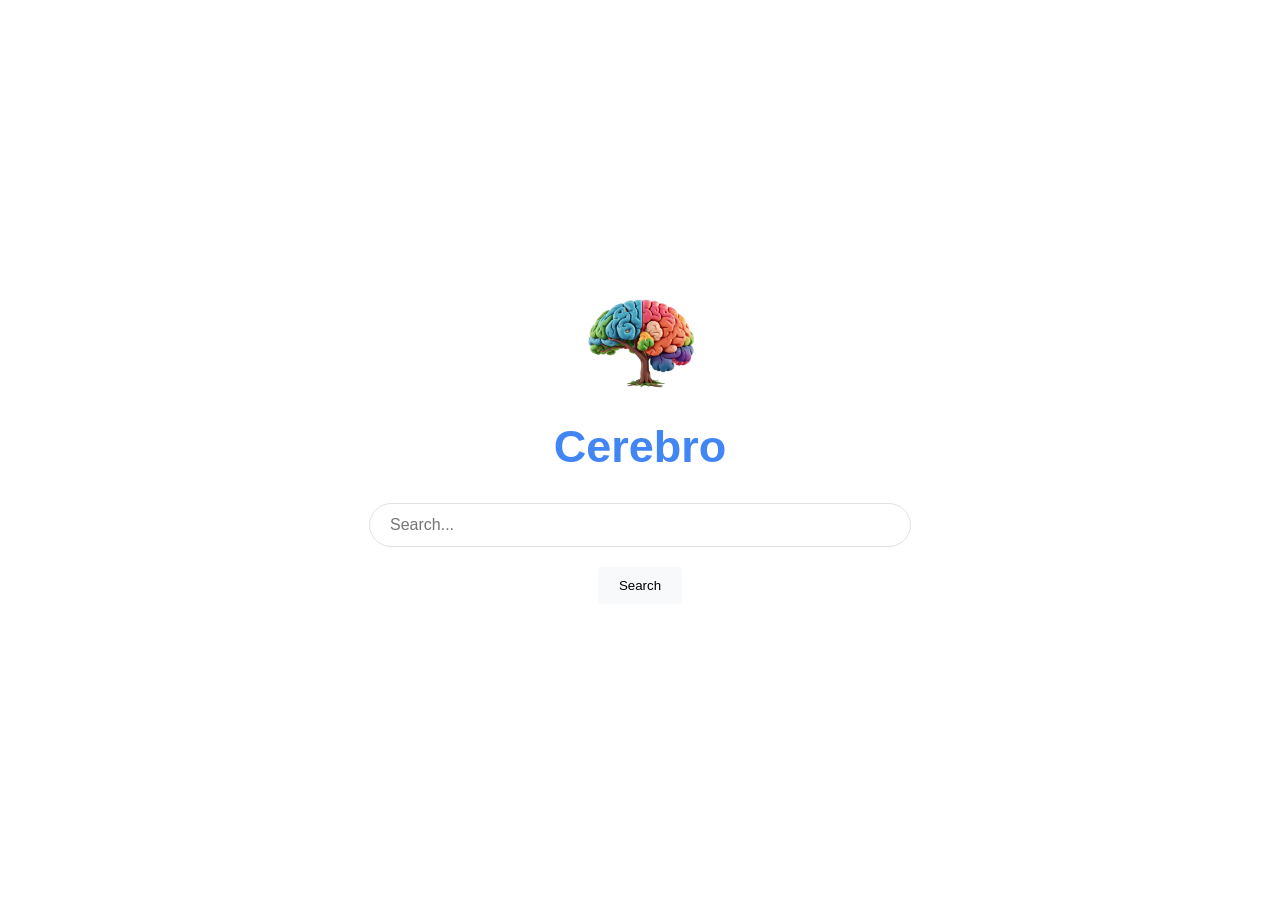
<file: index.html>
<!DOCTYPE html>
<html lang="en">
<head>
    <meta charset="UTF-8">
    <title>Cerebro Search</title>
    <style>
        body { font-family: Arial, sans-serif; display: flex; flex-direction: column; align-items: center; justify-content: center; height: 100vh; margin: 0; }
        .logo { font-size: 45px; font-weight: bold; margin-bottom: 30px; color: #4285F4; }
        .search-box { width: 500px; padding: 12px 20px; font-size: 16px; border: 1px solid #dfe1e5; border-radius: 24px; outline: none; }
        .btn { margin-top: 20px; padding: 10px 20px; background-color: #f8f9fa; border: 1px solid #f8f9fa; border-radius: 4px; cursor: pointer; }
    </style>
</head>
<body>
        <img src="static/cerebro-logo.png" alt="Cerebro Logo" style="width: 125px; margin-bottom: 30px;">
	<div class="logo"> Cerebro</div>
        <form action="/search" method="GET" style="text-align: center;">
            <input type="text" name="q" class="search-box" placeholder="Search..." required>
            <br>
            <button type="submit" class="btn">Search</button>
        </form>
</body>
</html>
</file>
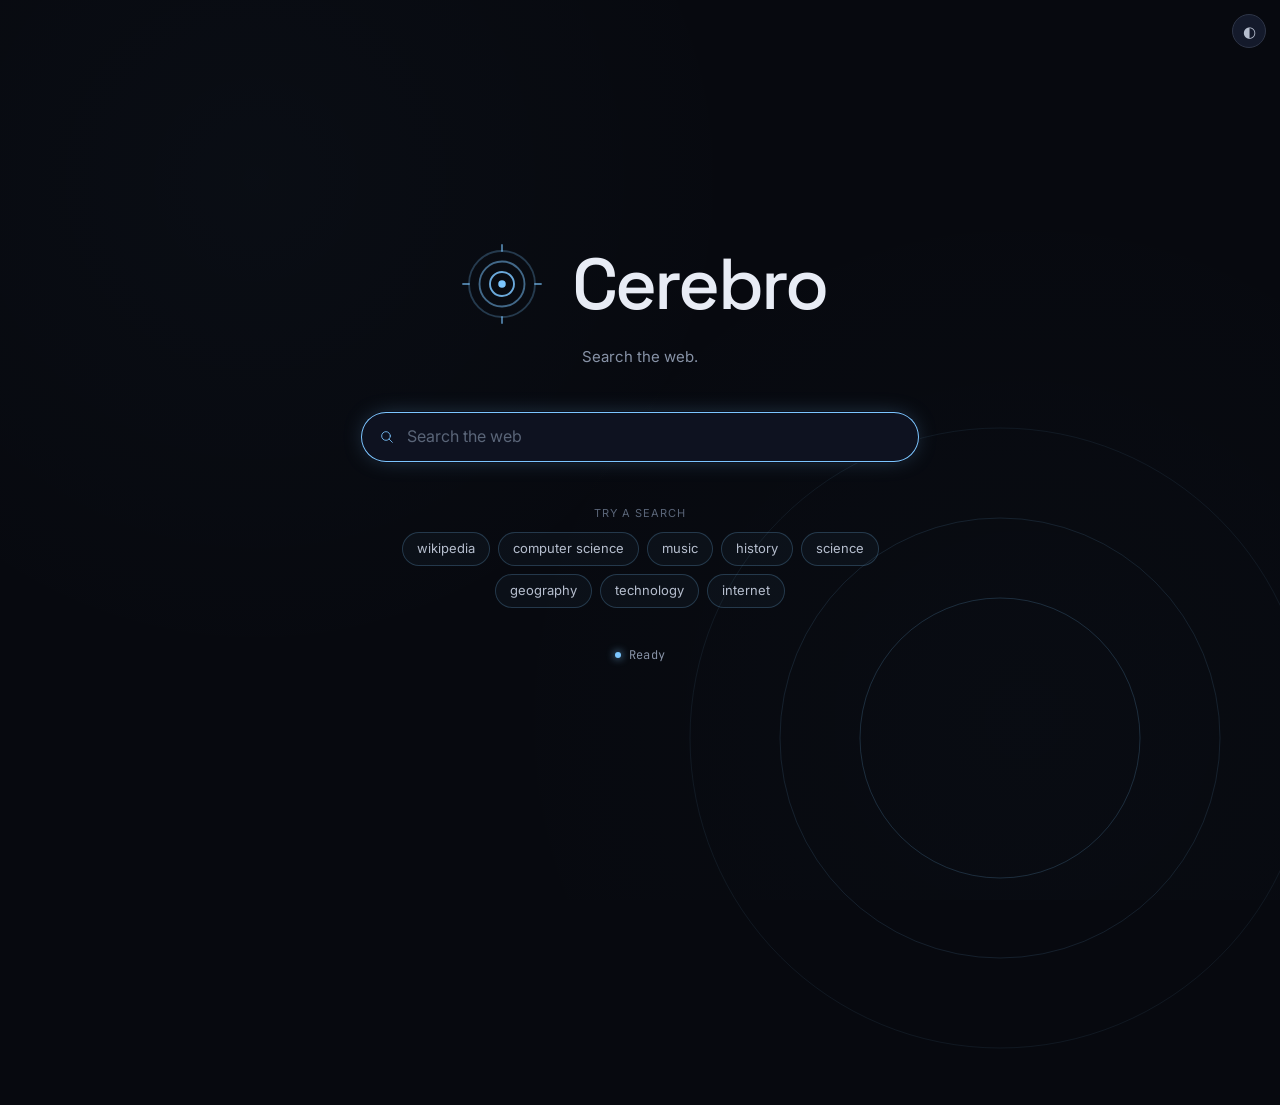
<file: src/cis5550/frontend/home.html>
<!doctype html>
<html lang="en">
<head>
<script>try{if(localStorage.getItem('cerebro-theme')==='light')document.documentElement.classList.add('light');}catch(e){}</script>
<meta charset="utf-8">
<meta name="viewport" content="width=device-width, initial-scale=1">
<title>Cerebro</title>
<link rel="icon" href="cerebro-mark.svg" type="image/svg+xml">
<link rel="preconnect" href="https://fonts.googleapis.com">
<link rel="preconnect" href="https://fonts.gstatic.com" crossorigin>
<link href="https://fonts.googleapis.com/css2?family=Space+Grotesk:wght@400;500;600&family=Inter:wght@400;500;600&family=JetBrains+Mono:wght@400;500&display=swap" rel="stylesheet">
<link rel="stylesheet" href="styles.css">
<style>
.chips{display:flex;flex-wrap:wrap;gap:8px;justify-content:center;margin-top:24px;max-width:580px}
.chips .chips-label{width:100%;text-align:center;font-size:11px;letter-spacing:.09em;text-transform:uppercase;color:var(--fg-4,#5B6478);margin-bottom:3px}
.chips .chip{font-size:13px;padding:6px 14px;border-radius:999px;border:1px solid rgba(124,198,255,.22);color:var(--fg-2,#B6BECE);text-decoration:none;background:rgba(124,198,255,.04);transition:all .15s ease;white-space:nowrap}
.chips .chip:hover{border-color:rgba(124,198,255,.55);color:var(--fg-1,#E8ECF5);background:rgba(124,198,255,.10)}
</style>
</head>
<body class="home-body">
  <main class="stage">
    <div class="ambient" aria-hidden="true">
      <svg viewBox="0 0 720 720" width="720" height="720" fill="none">
        <g stroke="var(--signal)" stroke-width="1" fill="none">
          <circle cx="360" cy="360" r="140" opacity="0.18"/>
          <circle cx="360" cy="360" r="220" opacity="0.12"/>
          <circle cx="360" cy="360" r="310" opacity="0.08"/>
        </g>
      </svg>
    </div>

    <div class="home">
      <div class="logo-lockup">
        <svg class="mark" viewBox="0 0 64 64" fill="none" aria-hidden="true">
          <g stroke="var(--signal)" stroke-width="1.25" fill="none">
            <circle cx="32" cy="32" r="22" opacity="0.25"/>
            <circle cx="32" cy="32" r="15" opacity="0.5"/>
            <circle cx="32" cy="32" r="8" opacity="0.85"/>
          </g>
          <circle cx="32" cy="32" r="2.5" fill="var(--signal)"/>
          <g stroke="var(--signal)" stroke-width="1.25" stroke-linecap="round" opacity="0.6">
            <line x1="32" y1="6" x2="32" y2="10"/>
            <line x1="32" y1="54" x2="32" y2="58"/>
            <line x1="6" y1="32" x2="10" y2="32"/>
            <line x1="54" y1="32" x2="58" y2="32"/>
          </g>
        </svg>
        <span class="wordmark">Cerebro</span>
      </div>

      <div class="tagline">Search the web.</div>

      <form class="home-form" action="/search" method="GET" autocomplete="off" style="position:relative">
        <label class="search" id="searchBox" for="q">
          <svg class="icon-search" width="16" height="16" viewBox="0 0 24 24" fill="none"
               stroke-width="1.25" stroke-linecap="round" stroke-linejoin="round" aria-hidden="true">
            <circle cx="10.5" cy="10.5" r="6.5"/>
            <line x1="15.25" y1="15.25" x2="20" y2="20"/>
          </svg>
          <input
            id="q"
            name="q"
            type="text"
            autocomplete="off"
            autocapitalize="off"
            spellcheck="false"
            placeholder="Search the web"
            required
            autofocus
          />
          <span class="enter-badge" aria-hidden="true">&#9166;</span>
        </label>
        <button type="submit" class="sr-only">search</button>
        <div class="suggest-box" id="suggestBox" role="listbox"></div>
      </form>

      <div class="chips">
        <span class="chips-label">Try a search</span>
        <a class="chip" href="/search?q=wikipedia">wikipedia</a>
        <a class="chip" href="/search?q=computer+science">computer science</a>
        <a class="chip" href="/search?q=music">music</a>
        <a class="chip" href="/search?q=history">history</a>
        <a class="chip" href="/search?q=science">science</a>
        <a class="chip" href="/search?q=geography">geography</a>
        <a class="chip" href="/search?q=technology">technology</a>
        <a class="chip" href="/search?q=internet">internet</a>
      </div>

      <div class="status" aria-live="polite">
        <span class="dot" aria-hidden="true"></span>
        <span>Ready</span>
      </div>
    </div>
  </main>

  <button class="theme-toggle" id="themeToggle" type="button" aria-label="Toggle light/dark theme" title="Toggle light/dark">&#9680;</button>
  <script>
  (function(){var b=document.getElementById('themeToggle');if(!b)return;
   b.addEventListener('click',function(){var lt=document.documentElement.classList.toggle('light');
     try{localStorage.setItem('cerebro-theme',lt?'light':'dark');}catch(e){}});})();
  </script>
  <script src="app.js"></script>
</body>
</html>
</file>
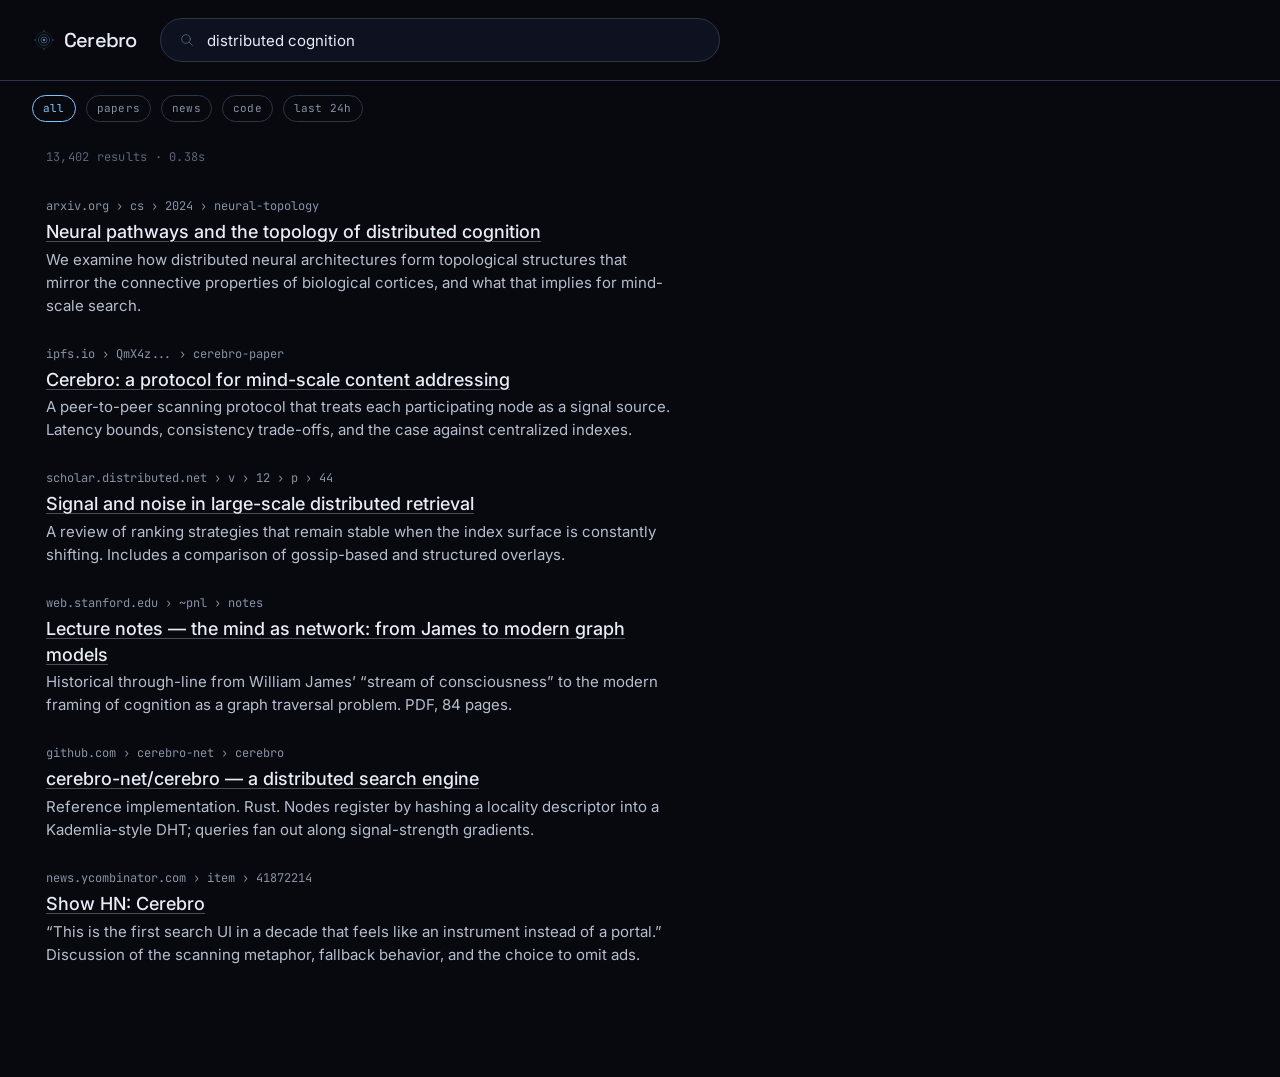
<file: src/cis5550/frontend/results.html>
<!doctype html>
<html lang="en">
<head>
<meta charset="utf-8">
<meta name="viewport" content="width=device-width, initial-scale=1">
<title>Cerebro &mdash; results</title>
<link rel="icon" href="cerebro-mark.svg" type="image/svg+xml">
<link rel="preconnect" href="https://fonts.googleapis.com">
<link rel="preconnect" href="https://fonts.gstatic.com" crossorigin>
<link href="https://fonts.googleapis.com/css2?family=Space+Grotesk:wght@400;500;600&family=Inter:wght@400;500;600&family=JetBrains+Mono:wght@400;500&display=swap" rel="stylesheet">
<link rel="stylesheet" href="styles.css">
</head>
<body>
  <header class="topbar">
    <a class="brand" href="index.html">
      <svg class="mark" viewBox="0 0 64 64" fill="none" aria-hidden="true">
        <g stroke="var(--signal)" stroke-width="1.25" fill="none">
          <circle cx="32" cy="32" r="22" opacity="0.25"/>
          <circle cx="32" cy="32" r="15" opacity="0.5"/>
          <circle cx="32" cy="32" r="8" opacity="0.85"/>
        </g>
        <circle cx="32" cy="32" r="2.5" fill="var(--signal)"/>
        <g stroke="var(--signal)" stroke-width="1.25" stroke-linecap="round" opacity="0.6">
          <line x1="32" y1="6" x2="32" y2="10"/>
          <line x1="32" y1="54" x2="32" y2="58"/>
          <line x1="6" y1="32" x2="10" y2="32"/>
          <line x1="54" y1="32" x2="58" y2="32"/>
        </g>
      </svg>
      <span class="wordmark">Cerebro</span>
    </a>

    <div class="search-wrap">
      <form action="/search" method="GET">
        <label class="search search--md" id="searchBox" for="q">
          <svg class="icon-search" width="16" height="16" viewBox="0 0 24 24" fill="none"
               stroke-width="1.25" stroke-linecap="round" stroke-linejoin="round" aria-hidden="true">
            <circle cx="10.5" cy="10.5" r="6.5"/>
            <line x1="15.25" y1="15.25" x2="20" y2="20"/>
          </svg>
          <input
            id="q"
            name="q"
            type="text"
            autocomplete="off"
            autocapitalize="off"
            spellcheck="false"
            placeholder="Search the web"
            value="distributed cognition"
          />
          <span class="enter-badge" aria-hidden="true">&#9166;</span>
        </label>
      </form>
    </div>
  </header>

  <div class="filters" role="tablist" aria-label="Result filters">
    <span class="filter active" role="tab" aria-selected="true">all</span>
    <span class="filter" role="tab">papers</span>
    <span class="filter" role="tab">news</span>
    <span class="filter" role="tab">code</span>
    <span class="filter" role="tab">last 24h</span>
  </div>

  <main class="results">
    <div class="count">13,402 results &middot; 0.38s</div>

    <a class="result" href="#" style="animation-delay: 0ms;">
      <div class="url">arxiv.org &rsaquo; cs &rsaquo; 2024 &rsaquo; neural-topology</div>
      <div class="title">Neural pathways and the topology of distributed cognition</div>
      <div class="snippet">We examine how distributed neural architectures form topological structures that mirror the connective properties of biological cortices, and what that implies for mind-scale search.</div>
    </a>

    <a class="result" href="#" style="animation-delay: 30ms;">
      <div class="url">ipfs.io &rsaquo; QmX4z... &rsaquo; cerebro-paper</div>
      <div class="title">Cerebro: a protocol for mind-scale content addressing</div>
      <div class="snippet">A peer-to-peer scanning protocol that treats each participating node as a signal source. Latency bounds, consistency trade-offs, and the case against centralized indexes.</div>
    </a>

    <a class="result" href="#" style="animation-delay: 60ms;">
      <div class="url">scholar.distributed.net &rsaquo; v &rsaquo; 12 &rsaquo; p &rsaquo; 44</div>
      <div class="title">Signal and noise in large-scale distributed retrieval</div>
      <div class="snippet">A review of ranking strategies that remain stable when the index surface is constantly shifting. Includes a comparison of gossip-based and structured overlays.</div>
    </a>

    <a class="result" href="#" style="animation-delay: 90ms;">
      <div class="url">web.stanford.edu &rsaquo; ~pnl &rsaquo; notes</div>
      <div class="title">Lecture notes &mdash; the mind as network: from James to modern graph models</div>
      <div class="snippet">Historical through-line from William James&rsquo; &ldquo;stream of consciousness&rdquo; to the modern framing of cognition as a graph traversal problem. PDF, 84 pages.</div>
    </a>

    <a class="result" href="#" style="animation-delay: 120ms;">
      <div class="url">github.com &rsaquo; cerebro-net &rsaquo; cerebro</div>
      <div class="title">cerebro-net/cerebro &mdash; a distributed search engine</div>
      <div class="snippet">Reference implementation. Rust. Nodes register by hashing a locality descriptor into a Kademlia-style DHT; queries fan out along signal-strength gradients.</div>
    </a>

    <a class="result" href="#" style="animation-delay: 150ms;">
      <div class="url">news.ycombinator.com &rsaquo; item &rsaquo; 41872214</div>
      <div class="title">Show HN: Cerebro</div>
      <div class="snippet">&ldquo;This is the first search UI in a decade that feels like an instrument instead of a portal.&rdquo; Discussion of the scanning metaphor, fallback behavior, and the choice to omit ads.</div>
    </a>
  </main>

  <script src="app.js"></script>
</body>
</html>
</file>
<file: src/cis5550/frontend/styles.css>
/* Cerebro — shared stylesheet.
   Design tokens, base styles, and component styles for both the Home
   and Results views. */

:root {
  --ink:        #07090F;
  --surface:    #0E1220;
  --surface-2:  #141A2B;

  --fg-1:       #E8ECF5;
  --fg-2:       #B6BECE;
  --fg-3:       #8792A6;
  --fg-4:       #5A6578;
  --fg-5:       #2E3547;

  --signal:     #7CC6FF;
  --signal-dim: #3A6E94;
  --signal-glow: color-mix(in oklab, var(--signal) 40%, transparent);

  --font-display: 'Space Grotesk', ui-sans-serif, system-ui, sans-serif;
  --font-body:    'Inter', ui-sans-serif, system-ui, -apple-system, sans-serif;
  --font-mono:    'JetBrains Mono', ui-monospace, 'SF Mono', Menlo, monospace;

  --ease:     cubic-bezier(0.2, 0.6, 0.2, 1);
  --dur-fast: 120ms;
  --dur-med:  240ms;
  --dur-slow: 400ms;
}

*, *::before, *::after { box-sizing: border-box; }

html, body {
  margin: 0;
  padding: 0;
  min-height: 100vh;
  background: var(--ink);
  color: var(--fg-1);
  font-family: var(--font-body);
  font-size: 15px;
  line-height: 1.53;
  -webkit-font-smoothing: antialiased;
  -moz-osx-font-smoothing: grayscale;
  text-rendering: optimizeLegibility;
}

::selection {
  background: color-mix(in oklab, var(--signal) 35%, transparent);
  color: var(--fg-1);
}

* {
  scrollbar-width: thin;
  scrollbar-color: var(--fg-5) transparent;
}

:focus-visible {
  outline: 2px solid var(--signal);
  outline-offset: 2px;
}

/* Search input (pill) — shared between home and results --------------- */

.search {
  display: flex;
  align-items: center;
  gap: 12px;
  padding: 0 18px;
  border-radius: 999px;
  background: var(--surface);
  border: 1px solid var(--fg-5);
  transition: border-color var(--dur-fast) var(--ease),
              box-shadow   var(--dur-fast) var(--ease);
  cursor: text;
  height: 52px;
}
.search--md { height: 44px; }

.search:focus-within {
  border-color: transparent;
  box-shadow:
    inset 0 0 0 1px var(--signal),
    0 0 24px -8px var(--signal-glow);
}

.search .icon-search {
  flex-shrink: 0;
  stroke: var(--fg-4);
  transition: stroke var(--dur-fast) var(--ease);
}
.search:focus-within .icon-search { stroke: var(--signal); }

.search input {
  flex: 1;
  background: transparent;
  border: none;
  outline: none;
  color: var(--fg-1);
  font-family: var(--font-body);
  font-size: 16px;
  line-height: 1.4;
  padding: 0;
  min-width: 0;
}
.search--md input { font-size: 15px; }
.search input::placeholder { color: var(--fg-4); }

.enter-badge {
  font-family: var(--font-mono);
  font-size: 11px;
  color: var(--signal);
  padding: 3px 8px;
  border: 1px solid var(--signal);
  border-radius: 999px;
  opacity: 0;
  transform: translateX(4px);
  transition: opacity var(--dur-fast) var(--ease),
              transform var(--dur-fast) var(--ease);
  pointer-events: none;
  letter-spacing: 0.02em;
}
.search.has-query:focus-within .enter-badge {
  opacity: 0.8;
  transform: translateX(0);
}

button[type="submit"].sr-only {
  position: absolute;
  width: 1px; height: 1px;
  padding: 0; margin: -1px;
  overflow: hidden; clip: rect(0,0,0,0);
  white-space: nowrap; border: 0;
}

@media (prefers-reduced-motion: reduce) {
  *, *::before, *::after {
    animation-duration: 0.01ms !important;
    animation-iteration-count: 1 !important;
    transition-duration: 0.01ms !important;
  }
}

/* =====================================================================
   Home view
   ===================================================================== */

.home-body {
  background-image:
    radial-gradient(circle at 20% 20%, rgba(124,198,255,0.025), transparent 40%),
    radial-gradient(circle at 80% 80%, rgba(124,198,255,0.015), transparent 45%);
}

.stage {
  min-height: 100vh;
  display: flex;
  flex-direction: column;
  align-items: center;
  justify-content: center;
  padding: 24px;
  position: relative;
}

.ambient {
  position: absolute;
  left: 50%;
  top: 42%;
  width: 720px;
  height: 720px;
  pointer-events: none;
  animation: cerebro-idle-pulse 4s var(--ease) infinite;
}
@keyframes cerebro-idle-pulse {
  0%, 100% { transform: translate(-50%, -50%) scale(1);    opacity: 0.22; }
  50%      { transform: translate(-50%, -50%) scale(1.03); opacity: 0.38; }
}

.home {
  position: relative;
  display: flex;
  flex-direction: column;
  align-items: center;
  gap: 18px;
  width: 100%;
  max-width: 560px;
}

.logo-lockup { display: flex; align-items: center; gap: 22px; }
.logo-lockup .mark { width: 96px; height: 96px; display: block; }
.logo-lockup .wordmark {
  font-family: var(--font-display);
  font-weight: 500;
  font-size: 72px;
  letter-spacing: -0.04em;
  line-height: 1;
  color: var(--fg-1);
}

.tagline {
  font-family: var(--font-body);
  font-size: 15px;
  color: var(--fg-3);
  margin-top: -4px;
  margin-bottom: 24px;
}

.home-form { width: 100%; position: relative; }

.status {
  display: flex;
  align-items: center;
  gap: 8px;
  margin-top: 20px;
  font-family: var(--font-mono);
  font-size: 12px;
  color: var(--fg-3);
  letter-spacing: 0.02em;
}
.status .dot {
  display: inline-block;
  width: 6px;
  height: 6px;
  border-radius: 999px;
  background: var(--signal);
  box-shadow: 0 0 8px var(--signal);
}

@media (max-width: 560px) {
  .logo-lockup .mark { width: 64px; height: 64px; }
  .logo-lockup .wordmark { font-size: 48px; }
  .ambient { width: 480px; height: 480px; }
}

/* =====================================================================
   Results view
   ===================================================================== */

.topbar {
  display: flex;
  align-items: center;
  gap: 24px;
  padding: 18px 32px;
  border-bottom: 1px solid var(--fg-5);
  position: sticky;
  top: 0;
  background: var(--ink);
  z-index: 10;
}
.topbar .brand {
  display: flex;
  align-items: center;
  gap: 8px;
  text-decoration: none;
  flex-shrink: 0;
}
.topbar .brand .mark { width: 24px; height: 24px; display: block; }
.topbar .brand .wordmark {
  font-family: var(--font-display);
  font-weight: 500;
  font-size: 20px;
  letter-spacing: -0.04em;
  line-height: 1;
  color: var(--fg-1);
}
.topbar .search-wrap { flex: 1; max-width: 560px; }

.filters {
  display: flex;
  align-items: center;
  gap: 10px;
  padding: 14px 32px;
  max-width: 720px;
  width: 100%;
}
.filter {
  font-family: var(--font-mono);
  font-size: 11px;
  padding: 4px 10px;
  border-radius: 999px;
  border: 1px solid var(--fg-5);
  color: var(--fg-3);
  letter-spacing: 0.02em;
  cursor: pointer;
  user-select: none;
  background: transparent;
}
.filter.active {
  border-color: var(--signal);
  color: var(--signal);
}

.results {
  width: 100%;
  max-width: 720px;
  padding: 12px 32px 96px;
}
.count {
  font-family: var(--font-mono);
  font-size: 12px;
  color: var(--fg-4);
  margin-bottom: 18px;
  padding-left: 14px;
  letter-spacing: 0.02em;
}

.result {
  display: block;
  padding: 14px;
  border-radius: 6px;
  background: transparent;
  transition: background var(--dur-fast) var(--ease);
  text-decoration: none;
  animation: cerebro-result-in 400ms var(--ease) both;
}
.result:hover { background: var(--surface); }
@keyframes cerebro-result-in {
  from { opacity: 0; transform: translateY(4px); }
  to   { opacity: 1; transform: translateY(0); }
}

.result .url {
  font-family: var(--font-mono);
  font-size: 12px;
  color: var(--fg-3);
  margin-bottom: 4px;
  line-height: 1.4;
}
.result .title {
  font-family: var(--font-body);
  font-weight: 500;
  font-size: 18px;
  line-height: 1.44;
  color: var(--fg-1);
  text-decoration: underline;
  text-decoration-color: color-mix(in oklab, var(--fg-1) 30%, transparent);
  text-underline-offset: 3px;
  text-decoration-thickness: 1px;
  transition: color var(--dur-fast) var(--ease),
              text-decoration-color var(--dur-fast) var(--ease);
  margin-bottom: 4px;
}
.result:hover .title {
  color: var(--signal);
  text-decoration-color: color-mix(in oklab, var(--signal) 60%, transparent);
}
.result .snippet {
  font-family: var(--font-body);
  font-size: 15px;
  line-height: 1.53;
  color: var(--fg-2);
}

@media (max-width: 640px) {
  .topbar, .filters, .results { padding-left: 16px; padding-right: 16px; }
  .topbar .brand .wordmark { display: none; }
}

/* Result card — now a <div> with a nested <a class="title"> */
.result a.title {
  display: block;
  color: var(--fg-1);
  text-decoration: underline;
  text-decoration-color: color-mix(in oklab, var(--fg-1) 30%, transparent);
  text-underline-offset: 3px;
  text-decoration-thickness: 1px;
  font-family: var(--font-body);
  font-weight: 500;
  font-size: 18px;
  line-height: 1.44;
  margin-bottom: 4px;
  transition: color var(--dur-fast) var(--ease),
              text-decoration-color var(--dur-fast) var(--ease);
}
.result:hover a.title {
  color: var(--signal);
  text-decoration-color: color-mix(in oklab, var(--signal) 60%, transparent);
}

/* Result actions row (Cached link) */
.result-actions {
  display: flex;
  gap: 12px;
  margin-top: 6px;
}
.cache-link {
  font-family: var(--font-mono);
  font-size: 11px;
  color: var(--fg-4);
  text-decoration: none;
  letter-spacing: 0.02em;
  border: 1px solid var(--fg-5);
  border-radius: 999px;
  padding: 2px 8px;
  transition: color var(--dur-fast) var(--ease),
              border-color var(--dur-fast) var(--ease);
}
.cache-link:hover {
  color: var(--signal);
  border-color: var(--signal-dim);
}

/* Hidden results for load-more */
.result--hidden { display: none; }

/* Load more button */
.load-more {
  font-family: var(--font-mono);
  font-size: 12px;
  letter-spacing: 0.04em;
  color: var(--fg-3);
  background: transparent;
  border: 1px solid var(--fg-5);
  border-radius: 999px;
  padding: 10px 28px;
  cursor: pointer;
  transition: color var(--dur-fast) var(--ease),
              border-color var(--dur-fast) var(--ease),
              box-shadow var(--dur-fast) var(--ease);
}
.load-more:hover {
  color: var(--signal);
  border-color: var(--signal-dim);
  box-shadow: 0 0 16px -6px var(--signal-glow);
}

/* Autocomplete suggestions dropdown */
.suggest-box {
  position: absolute;
  left: 0; right: 0;
  top: calc(100% + 6px);
  background: var(--surface-2);
  border: 1px solid var(--fg-5);
  border-radius: 12px;
  overflow: hidden;
  z-index: 100;
  display: none;
  box-shadow: 0 8px 32px rgba(0,0,0,0.5);
}
.suggest-box.open { display: block; }

.suggest-item {
  display: block;
  width: 100%;
  padding: 10px 18px;
  background: transparent;
  border: none;
  text-align: left;
  color: var(--fg-2);
  font-family: var(--font-body);
  font-size: 14px;
  cursor: pointer;
  transition: background var(--dur-fast) var(--ease), color var(--dur-fast) var(--ease);
}
.suggest-item:hover,
.suggest-item.active {
  background: var(--surface);
  color: var(--fg-1);
}
.suggest-item em {
  color: var(--signal);
  font-style: normal;
}

/* Make search-wrap relative so the dropdown positions correctly */
.search-wrap { position: relative; }

/* ---- Light theme (toggled via .theme-toggle; persisted in localStorage) ---- */
html.light {
  --ink:        #F4F5F8;
  --surface:    #FFFFFF;
  --surface-2:  #EBEEF3;
  --fg-1:       #14171F;
  --fg-2:       #3C4554;
  --fg-3:       #5E6878;
  --fg-4:       #8B95A6;
  --fg-5:       #D7DCE3;
  --signal:     #0C6CC0;
  --signal-dim: #6FA8D6;
  --signal-glow: color-mix(in oklab, var(--signal) 22%, transparent);
}
html.light body { background: var(--ink); }
html.light .result:hover { background: var(--surface-2); }

/* Theme toggle button — fixed top-right, present on home + results pages */
.theme-toggle {
  position: fixed; top: 14px; right: 14px; z-index: 60;
  width: 34px; height: 34px; border-radius: 50%;
  border: 1px solid var(--fg-5); background: var(--surface-2); color: var(--fg-2);
  cursor: pointer; font-size: 15px; line-height: 1; padding: 0;
  display: flex; align-items: center; justify-content: center;
  transition: border-color var(--dur-fast) var(--ease), color var(--dur-fast) var(--ease);
}
.theme-toggle:hover { border-color: var(--signal); color: var(--signal); }
</file>
